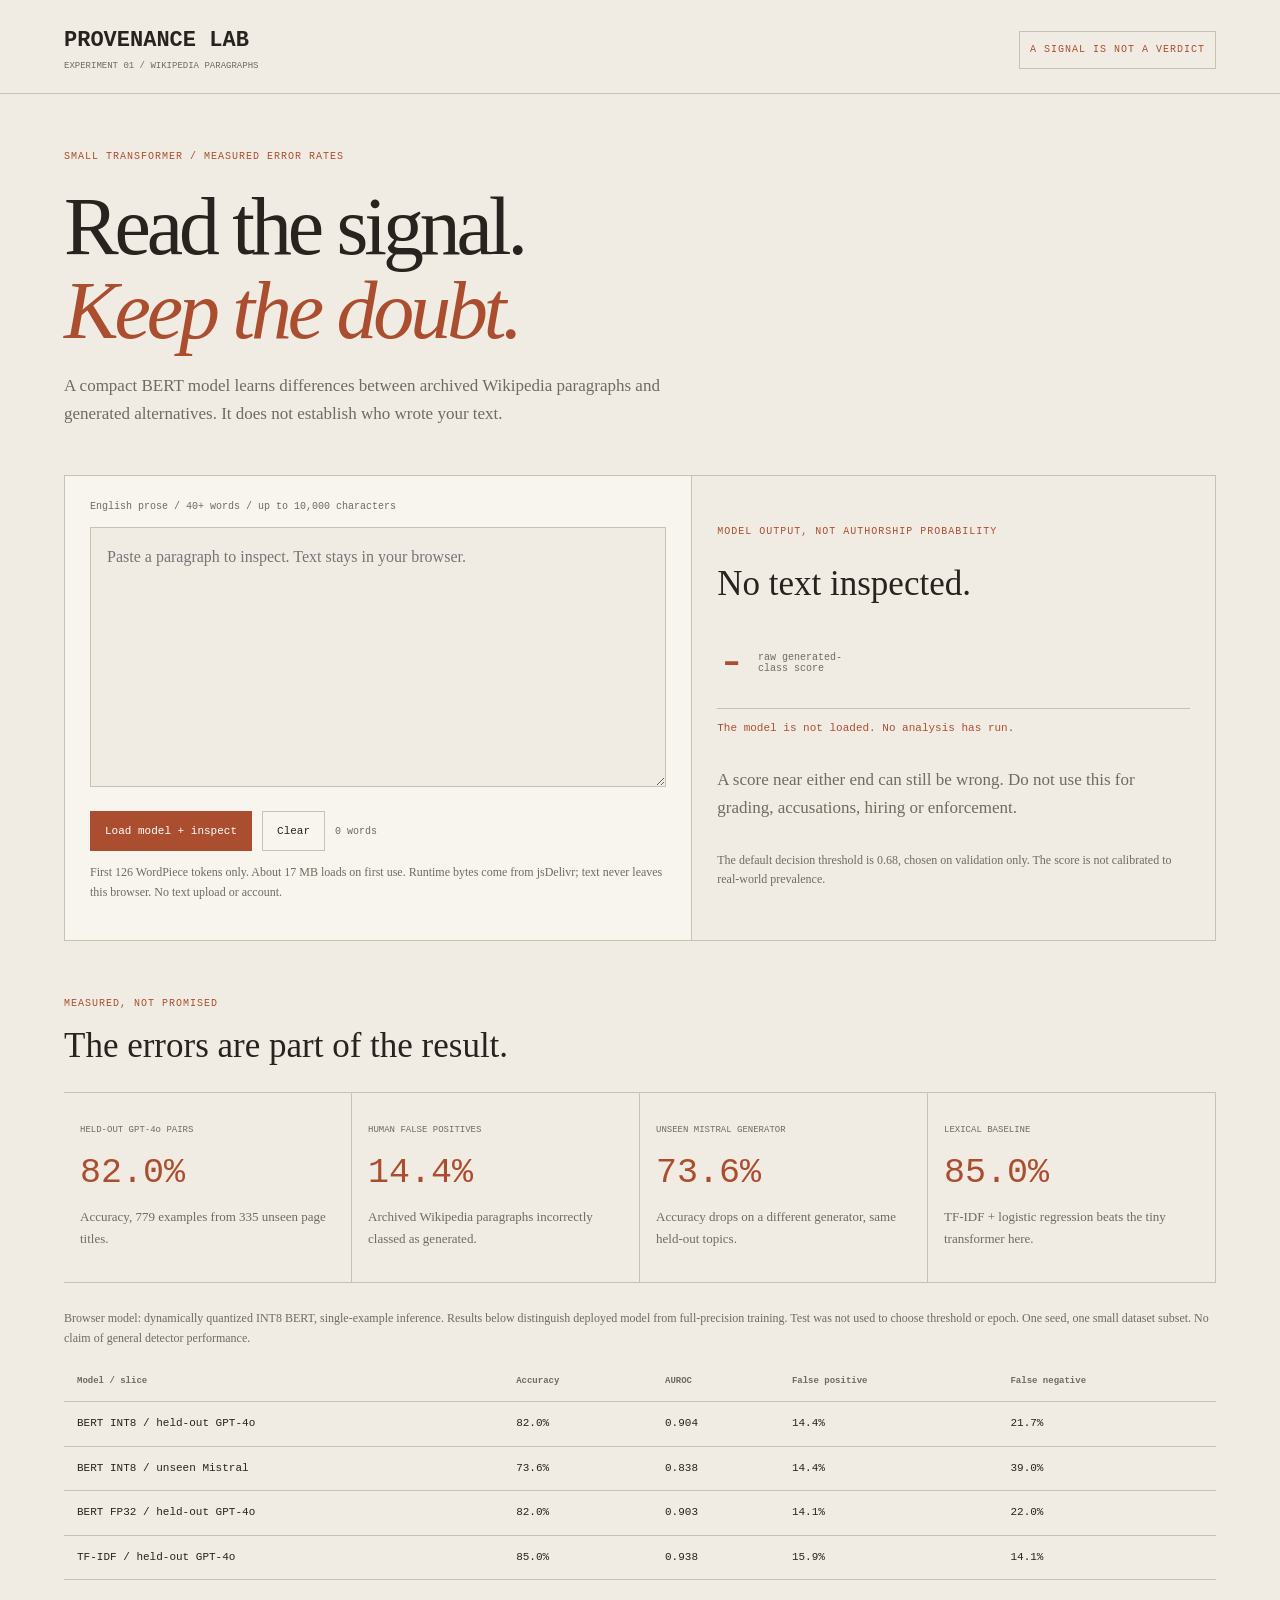
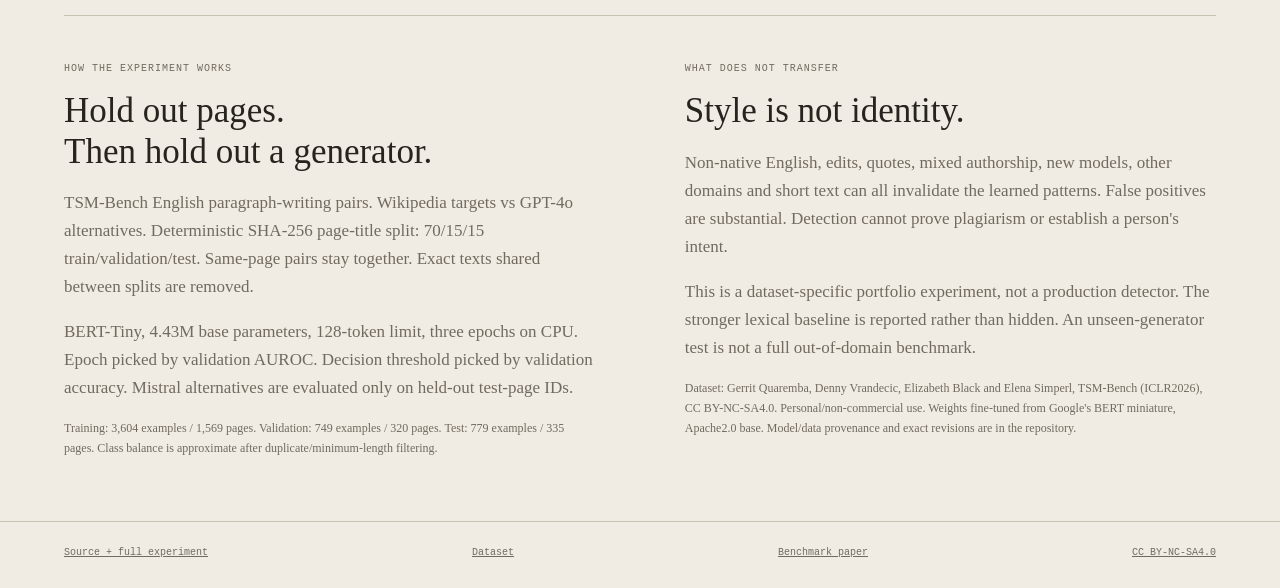
<file: docs/index.html>
<!doctype html><html lang="en"><head><meta charset="utf-8"><meta name="viewport" content="width=device-width,initial-scale=1"><title>Provenance Lab - a detector with its limits showing</title><meta name="description" content="A small Wikipedia-vs-generated-text experiment, with grouped held-out evaluation, false positives and an unseen generator test. Not proof of authorship."><meta http-equiv="Content-Security-Policy" content="default-src 'self'; script-src 'self' 'wasm-unsafe-eval'; worker-src 'self'; style-src 'self'; connect-src 'self' https://cdn.jsdelivr.net; object-src 'none'; base-uri 'self'; form-action 'none'"><link rel="canonical" href="https://aditya2375.github.io/provenance-lab/"><meta property="og:url" content="https://aditya2375.github.io/provenance-lab/"><meta name="theme-color" content="#f5f2ea"><meta property="og:title" content="Provenance Lab"><meta property="og:description" content="A small text classifier with its errors visible. Not proof of authorship."><meta property="og:type" content="website"><link rel="icon" href="icon.svg"><link rel="stylesheet" href="style.css"></head><body><header><a href="./" class="brand">PROVENANCE LAB<span>EXPERIMENT 01 / WIKIPEDIA PARAGRAPHS</span></a><span class="badge">A SIGNAL IS NOT A VERDICT</span></header><main><section class="intro"><p class="eyebrow">SMALL TRANSFORMER / MEASURED ERROR RATES</p><h1>Read the signal.<br><em>Keep the doubt.</em></h1><p>A compact BERT model learns differences between archived Wikipedia paragraphs and generated alternatives. It does not establish who wrote your text.</p></section><section class="experiment"><div class="input"><label for="text">English prose / 40+ words / up to 10,000 characters</label><textarea id="text" maxlength="10000" placeholder="Paste a paragraph to inspect. Text stays in your browser."></textarea><div class="buttons"><button id="analyze">Load model + inspect</button><button id="reset">Clear</button><span id="count">0 words</span></div><p class="small">First 126 WordPiece tokens only. About 17 MB loads on first use. Runtime bytes come from jsDelivr; text never leaves this browser. No text upload or account.</p></div><div class="output"><p class="eyebrow">MODEL OUTPUT, NOT AUTHORSHIP PROBABILITY</p><h2 id="verdict">No text inspected.</h2><div class="score"><span id="score">-</span><small>raw generated-class score</small></div><p id="status" role="status">The model is not loaded. No analysis has run.</p><p id="context">A score near either end can still be wrong. Do not use this for grading, accusations, hiring or enforcement.</p><p class="small">The default decision threshold is 0.68, chosen on validation only. The score is not calibrated to real-world prevalence.</p></div></section><section class="results"><p class="eyebrow">MEASURED, NOT PROMISED</p><h2>The errors are part of the result.</h2><div class="metrics"><article><small>HELD-OUT GPT-4o PAIRS</small><strong id="testAcc">-</strong><p>Accuracy, 779 examples from 335 unseen page titles.</p></article><article><small>HUMAN FALSE POSITIVES</small><strong id="fpr">-</strong><p>Archived Wikipedia paragraphs incorrectly classed as generated.</p></article><article><small>UNSEEN MISTRAL GENERATOR</small><strong id="oodAcc">-</strong><p>Accuracy drops on a different generator, same held-out topics.</p></article><article><small>LEXICAL BASELINE</small><strong id="baseAcc">-</strong><p>TF-IDF + logistic regression beats the tiny transformer here.</p></article></div><p class="small">Browser model: dynamically quantized INT8 BERT, single-example inference. Results below distinguish deployed model from full-precision training. Test was not used to choose threshold or epoch. One seed, one small dataset subset. No claim of general detector performance.</p><div class="table-wrap"><table><thead><tr><th>Model / slice</th><th>Accuracy</th><th>AUROC</th><th>False positive</th><th>False negative</th></tr></thead><tbody id="table"></tbody></table></div></section><section class="method"><article><p class="eyebrow">HOW THE EXPERIMENT WORKS</p><h2>Hold out pages.<br>Then hold out a generator.</h2><p>TSM-Bench English paragraph-writing pairs. Wikipedia targets vs GPT-4o alternatives. Deterministic SHA-256 page-title split: 70/15/15 train/validation/test. Same-page pairs stay together. Exact texts shared between splits are removed.</p><p>BERT-Tiny, 4.43M base parameters, 128-token limit, three epochs on CPU. Epoch picked by validation AUROC. Decision threshold picked by validation accuracy. Mistral alternatives are evaluated only on held-out test-page IDs.</p><p class="small">Training: 3,604 examples / 1,569 pages. Validation: 749 examples / 320 pages. Test: 779 examples / 335 pages. Class balance is approximate after duplicate/minimum-length filtering.</p></article><article><p class="eyebrow">WHAT DOES NOT TRANSFER</p><h2>Style is not identity.</h2><p>Non-native English, edits, quotes, mixed authorship, new models, other domains and short text can all invalidate the learned patterns. False positives are substantial. Detection cannot prove plagiarism or establish a person's intent.</p><p>This is a dataset-specific portfolio experiment, not a production detector. The stronger lexical baseline is reported rather than hidden. An unseen-generator test is not a full out-of-domain benchmark.</p><p class="small">Dataset: Gerrit Quaremba, Denny Vrandecic, Elizabeth Black and Elena Simperl, TSM-Bench (ICLR2026), CC BY-NC-SA4.0. Personal/non-commercial use. Weights fine-tuned from Google's BERT miniature, Apache2.0 base. Model/data provenance and exact revisions are in the repository.</p></article></section></main><footer><a id="source" href="https://github.com/Aditya2375/provenance-lab">Source + full experiment</a><a href="https://huggingface.co/datasets/GerritQ/tsm_bench">Dataset</a><a href="https://openreview.net/forum?id=zimuL7ZmIi">Benchmark paper</a><a href="https://creativecommons.org/licenses/by-nc-sa/4.0/">CC BY-NC-SA4.0</a></footer><script type="module" src="app.js"></script></body></html>
</file>
<file: docs/style.css>
:root{--bg:#f0ece3;--ink:#27231e;--muted:#716a5f;--line:#c9c1b2;--orange:#ab4e2f;--mono:ui-monospace,Consolas,monospace}*{box-sizing:border-box}body{margin:0;background:var(--bg);color:var(--ink);font:17px/1.65 Georgia,serif}header,main,footer{max-width:1400px;margin:auto;padding-left:5vw;padding-right:5vw}header{display:flex;justify-content:space-between;align-items:center;gap:20px;padding-top:28px;padding-bottom:22px;border-bottom:1px solid var(--line)}a{color:inherit}.brand{text-decoration:none;font:700 22px var(--mono)}.brand span{display:block;font:9px var(--mono);margin-top:8px;color:var(--muted)}.badge,.eyebrow{font:10px/1.6 var(--mono);letter-spacing:.1em;color:var(--orange)}.badge{border:1px solid var(--line);padding:10px}.intro{padding:45px 0 30px;max-width:850px}.intro h1{font-size:clamp(50px,6.4vw,88px);line-height:1.02;font-weight:400;letter-spacing:-.05em;margin:20px 0}.intro em{color:var(--orange);font-weight:400}.intro>p:last-child{max-width:620px;color:var(--muted)}.experiment{display:grid;grid-template-columns:1.2fr 1fr;border:1px solid var(--line)}.input,.output{padding:25px}.input{background:#f8f5ee;border-right:1px solid var(--line)}label{display:block;font:10px var(--mono);color:var(--muted)}textarea{width:100%;min-height:260px;resize:vertical;margin:15px 0;border:1px solid var(--line);padding:16px;background:var(--bg);color:var(--ink);font:16px/1.6 Georgia,serif}button{font:11px var(--mono);padding:10px 14px;min-height:40px;background:transparent;color:var(--ink);border:1px solid var(--line);cursor:pointer}button:hover{border-color:var(--orange)}button:disabled{opacity:.5;cursor:default}#analyze{background:var(--orange);color:#fff;border-color:var(--orange)}.buttons{display:flex;gap:10px;align-items:center;flex-wrap:wrap}#count{font:10px var(--mono);color:var(--muted)}.small{font-size:12px;color:var(--muted)}.output{display:flex;flex-direction:column;justify-content:center}h2{font-weight:400;font-size:35px;line-height:1.15;margin:14px 0}.score{display:flex;gap:12px;align-items:center;padding:18px 0;border-bottom:1px solid var(--line)}.score span{font:48px var(--mono);color:var(--orange)}.score small{font:10px var(--mono);color:var(--muted);max-width:110px}#status{font:11px/1.6 var(--mono);color:var(--orange)}#context{color:var(--muted)}.results{padding:45px 0 35px}.metrics{display:grid;grid-template-columns:repeat(4,minmax(0,1fr));border-top:1px solid var(--line);border-bottom:1px solid var(--line);margin:26px 0}.metrics article{padding:20px 16px;border-right:1px solid var(--line)}.metrics small{font:9px var(--mono);color:var(--muted)}.metrics strong{font:35px var(--mono);display:block;margin:12px 0;color:var(--orange)}.metrics p{font-size:13px;color:var(--muted)}.table-wrap{overflow:auto}table{width:100%;border-collapse:collapse;text-align:left;white-space:nowrap;font:11px/1.6 var(--mono)}th,td{padding:13px;border-bottom:1px solid var(--line)}th{font-size:9px;color:var(--muted)}.method{display:grid;grid-template-columns:1fr 1fr;gap:7vw;border-top:1px solid var(--line);padding:35px 0 50px}.method p{color:var(--muted)}footer{display:flex;justify-content:space-between;gap:20px;flex-wrap:wrap;border-top:1px solid var(--line);padding-top:25px;padding-bottom:30px;font:10px var(--mono);color:var(--muted)}:focus-visible{outline:2px solid var(--orange);outline-offset:4px}@media(max-width:700px){header{padding-top:18px}.brand{font-size:18px}.brand span{font-size:8px;max-width:185px}.badge{font-size:8px;max-width:110px}.intro{padding-top:30px}.intro h1{font-size:54px}.experiment{grid-template-columns:1fr}.input,.output{padding:19px}.input{border-right:0;border-bottom:1px solid var(--line)}.metrics{grid-template-columns:1fr 1fr}.metrics article{padding:15px;border-bottom:1px solid var(--line)}.metrics strong{font-size:29px}.method{grid-template-columns:1fr;gap:25px}textarea{min-height:230px}.score span{font-size:42px}}
</file>
